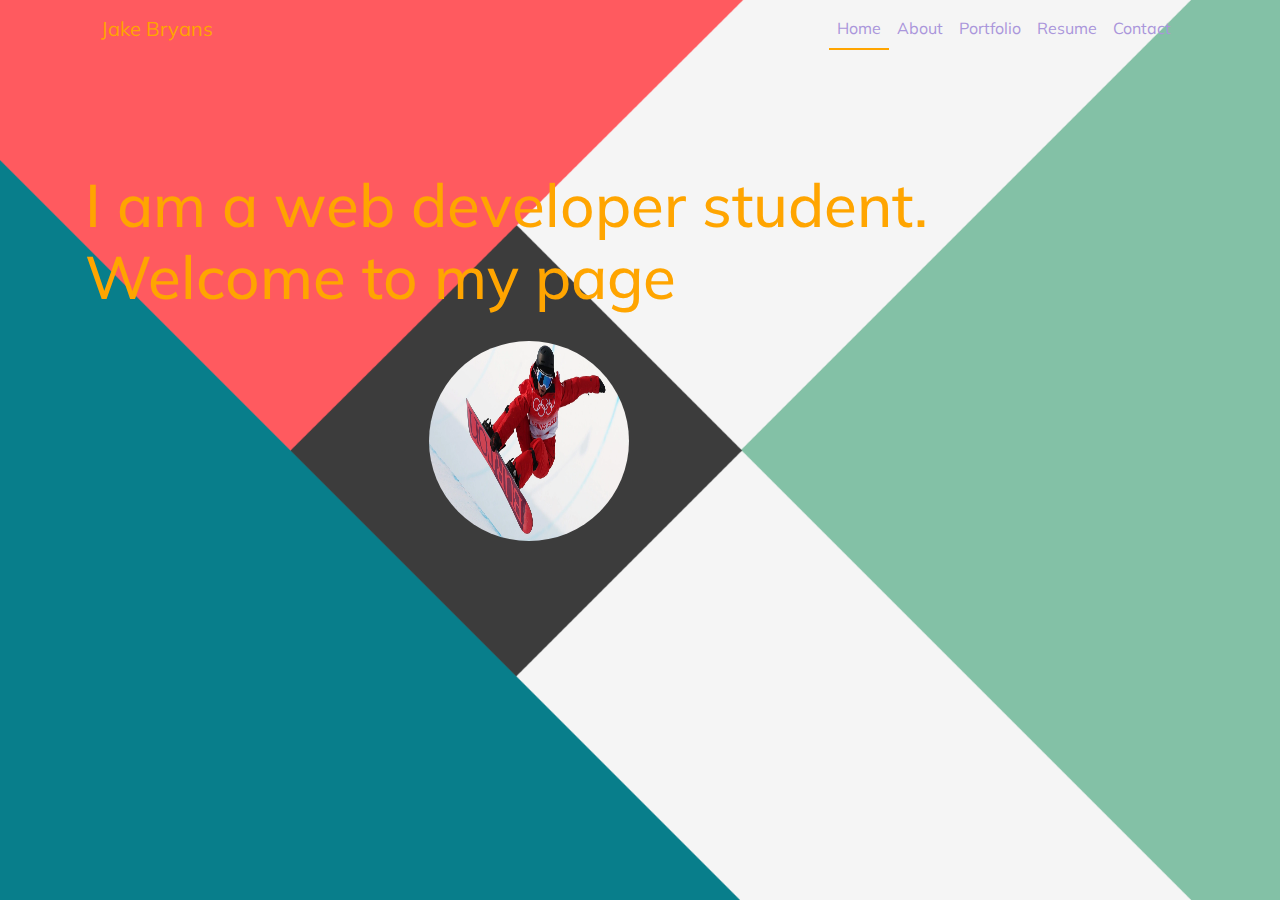
<file: index.html>
<!doctype html>
<html lang="en">
  <head>
    <!-- Required meta tags -->
    <meta charset="utf-8">
    <meta name="viewport" content="width=device-width, initial-scale=1, shrink-to-fit=no">

    <!-- Bootstrap CSS -->
    <link rel="stylesheet" href="https://cdn.jsdelivr.net/npm/bootstrap@4.3.1/dist/css/bootstrap.min.css" integrity="sha384-ggOyR0iXCbMQv3Xipma34MD+dH/1fQ784/j6cY/iJTQUOhcWr7x9JvoRxT2MZw1T" crossorigin="anonymous">
    <link rel="stylesheet" href="styles.css">
    <title>Landing Page</title>
  </head>
  <body>
    <section class="header">
        <div class="container">

            <nav class="navbar navbar-expand-lg ">
                <a class="navbar-brand "  href="index.html">Jake Bryans</a>
                <button class="navbar-toggler" type="button" data-toggle="collapse" data-target="#navbarSupportedContent" aria-controls="navbarSupportedContent" aria-expanded="false" aria-label="Toggle navigation">
                  <span class="navbar-toggler-icon"></span>
                </button>
              
                <div class="collapse navbar-collapse justify-content-between" id="navbarSupportedContent">
                  <ul class="navbar-nav ml-auto">
                    <li class="nav-item act">
                      <a class="nav-link" href="index.html">Home <span class="sr-only">(current)</span></a>
                    </li>
                    <li class="nav-item">
                      <a class="nav-link" href="about.html">About</a>
                    </li>
                    <li class="nav-item">
                        <a class="nav-link" href="portfolio.html">Portfolio</a>
                      </li>
                      <li class="nav-item">
                        <a class="nav-link" href="resume.html">Resume</a>
                      </li>
                      <li class="nav-item">
                        <a class="nav-link" href="contact.html">Contact</a>
                      </li>
                      
                  </ul>
                  <form class="form-inline my-2 my-lg-0">
                  </form>
                </div>
              </nav>

            <div class="middle">
                <h1>I am a web developer student. Welcome to my page</h1>
                <img class="rounded-circle" alt="100x100" src="snowboarder.webp" height="200px" width="200px"
                data-holder-rendered="true">
            </div>
            
        </div>

        <div class="row text-center">


            

        

        

    </section>

    <!-- Optional JavaScript -->
    <!-- jQuery first, then Popper.js, then Bootstrap JS -->
    <script src="https://code.jquery.com/jquery-3.3.1.slim.min.js" integrity="sha384-q8i/X+965DzO0rT7abK41JStQIAqVgRVzpbzo5smXKp4YfRvH+8abtTE1Pi6jizo" crossorigin="anonymous"></script>
    <script src="https://cdn.jsdelivr.net/npm/popper.js@1.14.7/dist/umd/popper.min.js" integrity="sha384-UO2eT0CpHqdSJQ6hJty5KVphtPhzWj9WO1clHTMGa3JDZwrnQq4sF86dIHNDz0W1" crossorigin="anonymous"></script>
    <script src="https://cdn.jsdelivr.net/npm/bootstrap@4.3.1/dist/js/bootstrap.min.js" integrity="sha384-JjSmVgyd0p3pXB1rRibZUAYoIIy6OrQ6VrjIEaFf/nJGzIxFDsf4x0xIM+B07jRM" crossorigin="anonymous"></script>
  </body>
</html>
</file>
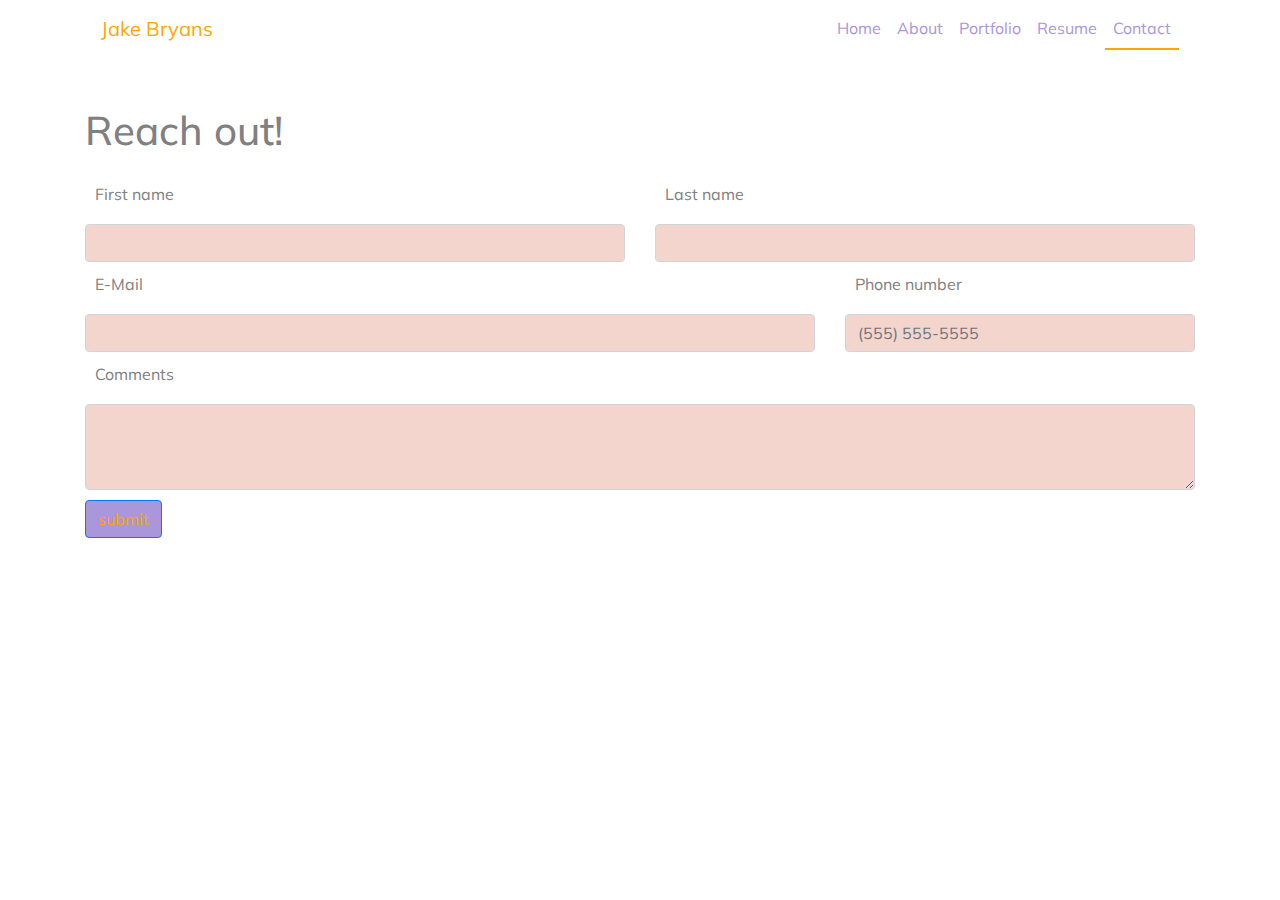
<file: contact.html>
<!doctype html>
<html lang="en">
  <head>
    <!-- Required meta tags -->
    <meta charset="utf-8">
    <meta name="viewport" content="width=device-width, initial-scale=1, shrink-to-fit=no">

    <!-- Bootstrap CSS -->
    <link rel="stylesheet" href="https://cdn.jsdelivr.net/npm/bootstrap@4.3.1/dist/css/bootstrap.min.css" integrity="sha384-ggOyR0iXCbMQv3Xipma34MD+dH/1fQ784/j6cY/iJTQUOhcWr7x9JvoRxT2MZw1T" crossorigin="anonymous">
    <link rel="stylesheet" href="contact.css">

    <title>Contact me</title>
  </head>
  <body>
    <section class="header">

      <div class="container">

        <nav class="navbar navbar-expand-lg ">
          <a class="navbar-brand "  href="index.html">Jake Bryans</a>
          <button class="navbar-toggler" type="button" data-toggle="collapse" data-target="#navbarSupportedContent" aria-controls="navbarSupportedContent" aria-expanded="false" aria-label="Toggle navigation">
            <span class="navbar-toggler-icon"></span>
          </button>
        
          <div class="collapse navbar-collapse justify-content-between" id="navbarSupportedContent">
            <ul class="navbar-nav ml-auto">
              <li class="nav-item">
                <a class="nav-link" href="index.html">Home <span class="sr-only">(current)</span></a>
              </li>
              <li class="nav-item">
                <a class="nav-link" href="about.html">About</a>
              </li>
              <li class="nav-item">
                  <a class="nav-link" href="portfolio.html">Portfolio</a>
                </li>
                <li class="nav-item">
                  <a class="nav-link" href="resume.html">Resume</a>
                </li>
                <li class="nav-item act">
                  <a class="nav-link" href="contact.html">Contact</a>
                </li>
                
            </ul>
            <form class="form-inline my-2 my-lg-0">
            </form>
          </div>
        </nav>

      </div>
      
    </section>

    <div class="container mt-5">
      <h1>Reach out!</h1>
      <form action="" class="row g-3">
        <div class="col-md-6">
          <label for="firstname" class="form-label">First name</label>
          <input type="text" class="form-control" id="firstname" required>
        </div>
        <div class="col-md-6">
          <label for="lastname" class="form-label">Last name</label>
          <input type="text" class="form-control" id="lastname" required>
        </div>
        <div class="col-md-8">
          <label for="email" class="form-label">E-Mail</label>
          <input type="email" class="form-control" id="email" required>
        </div>
        <div class="col-md-4">
          <label for="phonenumber" class="form-label">Phone number</label>
          <input type="text" class="form-control" id="phonenumber" placeholder="(555) 555-5555">
        </div>
        <div class="col-md-12">
          <label for="comments" class="form-label">Comments</label>
          <textarea class="form-control" id="comments" rows="3" required></textarea>
        </div>
        <div class="col-md-12">
          <button type="submit" class="btn btn-primary">submit</button>
        </div>
      </form>
    </div>

    <!-- Optional JavaScript -->
    <!-- jQuery first, then Popper.js, then Bootstrap JS -->
    <script src="https://code.jquery.com/jquery-3.3.1.slim.min.js" integrity="sha384-q8i/X+965DzO0rT7abK41JStQIAqVgRVzpbzo5smXKp4YfRvH+8abtTE1Pi6jizo" crossorigin="anonymous"></script>
    <script src="https://cdn.jsdelivr.net/npm/popper.js@1.14.7/dist/umd/popper.min.js" integrity="sha384-UO2eT0CpHqdSJQ6hJty5KVphtPhzWj9WO1clHTMGa3JDZwrnQq4sF86dIHNDz0W1" crossorigin="anonymous"></script>
    <script src="https://cdn.jsdelivr.net/npm/bootstrap@4.3.1/dist/js/bootstrap.min.js" integrity="sha384-JjSmVgyd0p3pXB1rRibZUAYoIIy6OrQ6VrjIEaFf/nJGzIxFDsf4x0xIM+B07jRM" crossorigin="anonymous"></script>
  </body>
</html>
</file>
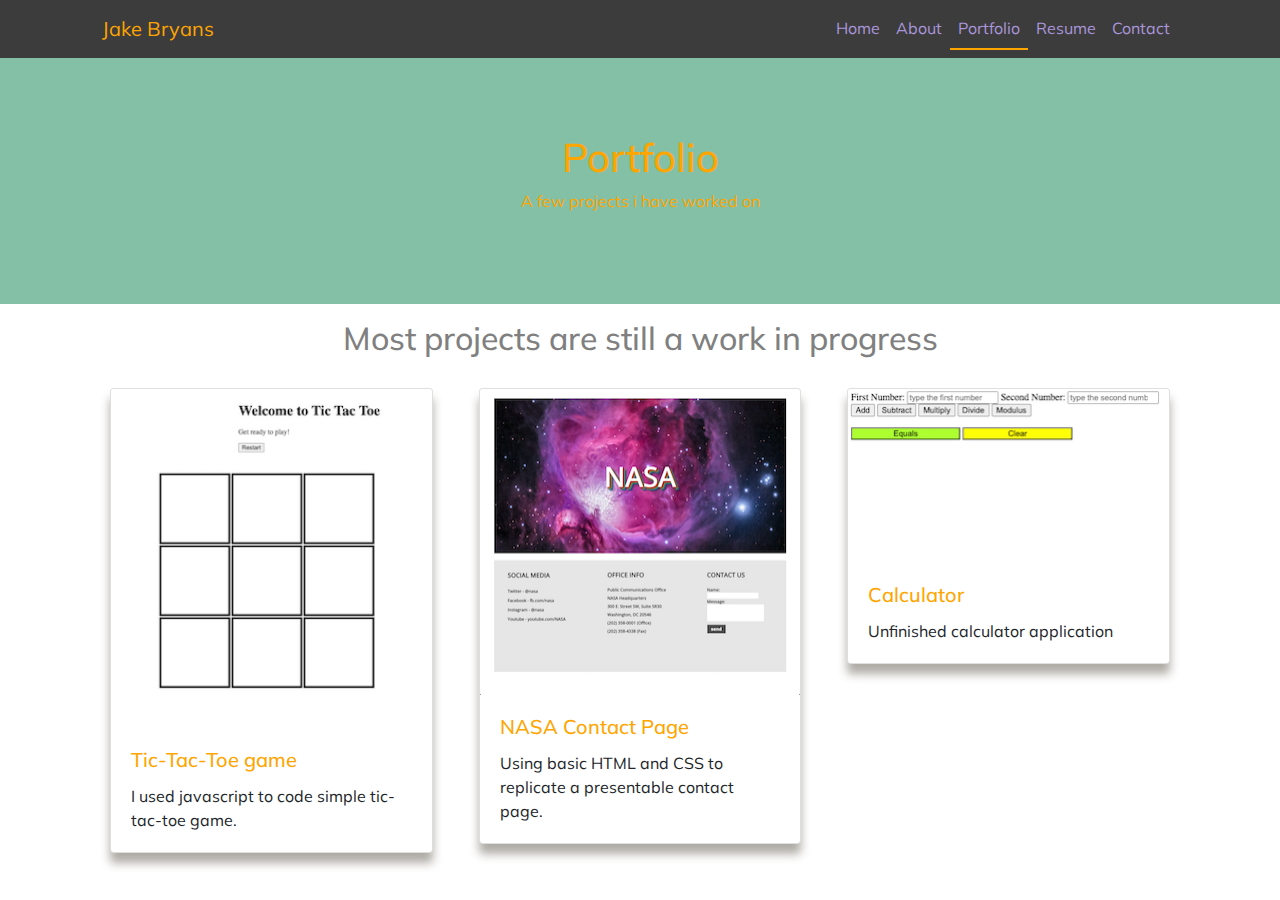
<file: portfolio.html>
<!doctype html>
<html lang="en">
  <head>
    <!-- Required meta tags -->
    <meta charset="utf-8">
    <meta name="viewport" content="width=device-width, initial-scale=1, shrink-to-fit=no">

    <!-- Bootstrap CSS -->
    <link rel="stylesheet" href="https://cdn.jsdelivr.net/npm/bootstrap@4.3.1/dist/css/bootstrap.min.css" integrity="sha384-ggOyR0iXCbMQv3Xipma34MD+dH/1fQ784/j6cY/iJTQUOhcWr7x9JvoRxT2MZw1T" crossorigin="anonymous">
    <link rel="stylesheet" href="portfolio.css">

    <title>Portfolio</title>
  </head>
  <body>
    <section class="header">

      <div class="container">

        <nav class="navbar navbar-expand-lg ">
          <a class="navbar-brand "  href="index.html">Jake Bryans</a>
          <button class="navbar-toggler" type="button" data-toggle="collapse" data-target="#navbarSupportedContent" aria-controls="navbarSupportedContent" aria-expanded="false" aria-label="Toggle navigation">
            <span class="navbar-toggler-icon"></span>
          </button>
        
          <div class="collapse navbar-collapse justify-content-between" id="navbarSupportedContent">
            <ul class="navbar-nav ml-auto">
              <li class="nav-item">
                <a class="nav-link" href="index.html">Home <span class="sr-only">(current)</span></a>
              </li>
              <li class="nav-item">
                <a class="nav-link" href="about.html">About</a>
              </li>
              <li class="nav-item act">
                  <a class="nav-link" href="portfolio.html">Portfolio</a>
                </li>
                <li class="nav-item">
                  <a class="nav-link" href="resume.html">Resume</a>
                </li>
                <li class="nav-item">
                  <a class="nav-link" href="contact.html">Contact</a>
                </li>
                
            </ul>
            <form class="form-inline my-2 my-lg-0">
            </form>
          </div>
        </nav>

      </div>
      
    </section>
    <div class="about-section">
      <h1>Portfolio</h1>
      <p>A few projects i have worked on</p>
    </div>
    
    <h2 style="text-align:center">Most projects are still a work in progress</h2>

    <div class="container">
      <div class="container">
        <div class="row">
          <div class="col-12 col-md-6 col-lg-4">
            <div class="card">
              <a href=" https://jbryans.github.io/TicTacToe-101/">
              <img src="tictactoescreenshot.png" alt="tictactoe" class="card-img-top">
            </a>
              <div class="card-body">
                <h5 class="card-title">Tic-Tac-Toe game</h5>
                <p class="card-text">I used javascript to code simple tic-tac-toe game.</p>
              </div>
            </div>
          </div>
          <div class="col-12 col-md-6 col-lg-4">
            <div class="card">
              <a href="https://jbryans.github.io/NASA_Project/">
              <img src="nasascreenshot.png" alt="nasa" class="card-img-top">
            </a>
              <div class="card-body">
                <h5 class="card-title">NASA Contact Page</h5>
                <p class="card-text">Using basic HTML and CSS to replicate a presentable contact page.</p>
              </div>
            </div>
          </div>
          <div class="col-12 col-md-6 col-lg-4">
            <div class="card">
              <a href="https://jbryans.github.io/calculator-app-101/">
              <img src="calculatorscreenshot.png" alt="calculator" class="card-img-top">
            </a>
              <div class="card-body">
                <h5 class="card-title">Calculator</h5>
                <p class="card-text">Unfinished calculator application </p>
              </div>
            </div>
          </div>
        </div>
      </div>
  
    </div>

    <!-- Optional JavaScript -->
    <!-- jQuery first, then Popper.js, then Bootstrap JS -->
    <script src="https://code.jquery.com/jquery-3.3.1.slim.min.js" integrity="sha384-q8i/X+965DzO0rT7abK41JStQIAqVgRVzpbzo5smXKp4YfRvH+8abtTE1Pi6jizo" crossorigin="anonymous"></script>
    <script src="https://cdn.jsdelivr.net/npm/popper.js@1.14.7/dist/umd/popper.min.js" integrity="sha384-UO2eT0CpHqdSJQ6hJty5KVphtPhzWj9WO1clHTMGa3JDZwrnQq4sF86dIHNDz0W1" crossorigin="anonymous"></script>
    <script src="https://cdn.jsdelivr.net/npm/bootstrap@4.3.1/dist/js/bootstrap.min.js" integrity="sha384-JjSmVgyd0p3pXB1rRibZUAYoIIy6OrQ6VrjIEaFf/nJGzIxFDsf4x0xIM+B07jRM" crossorigin="anonymous"></script>
  </body>
</html>
</file>
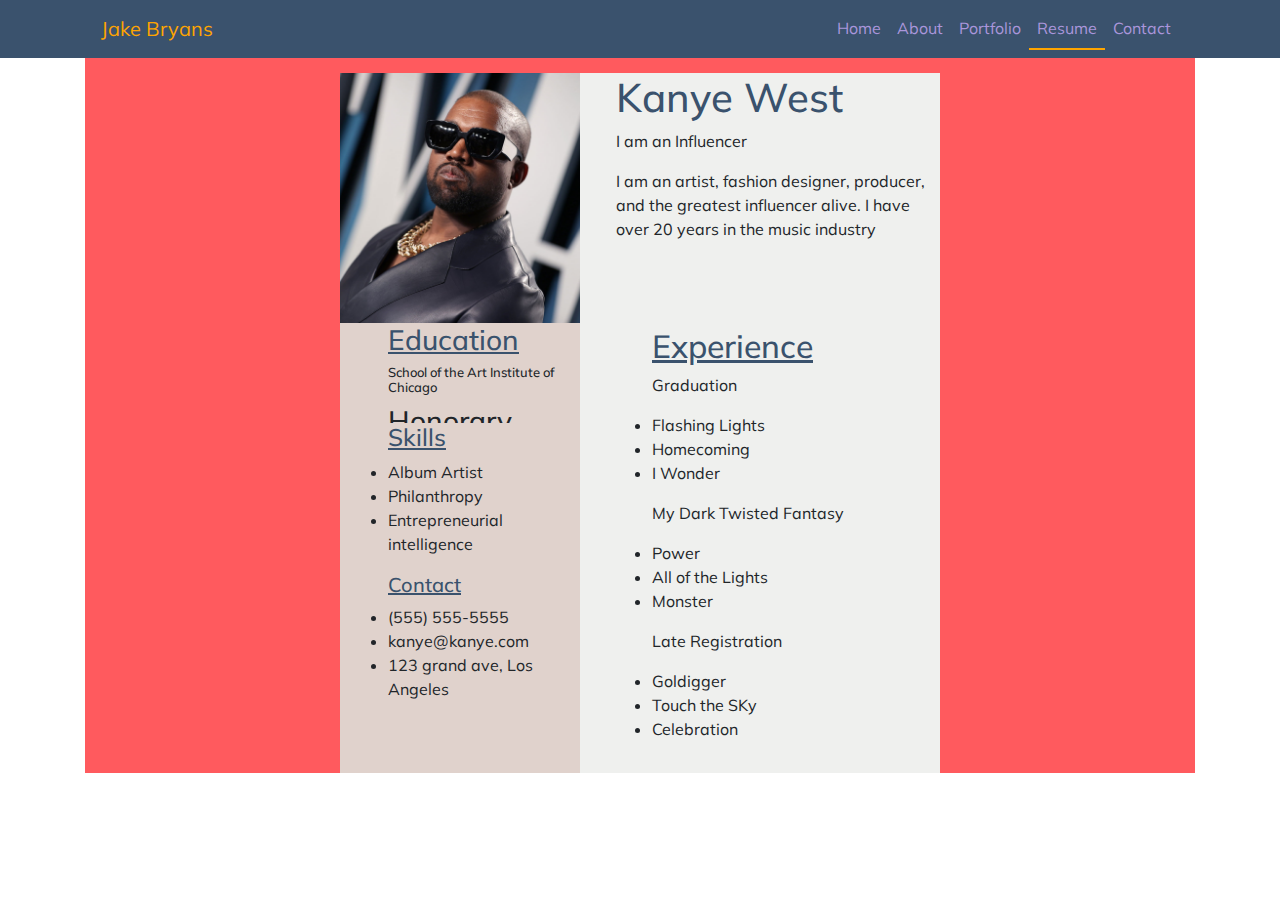
<file: resume.html>
<!doctype html>
<html lang="en">
  <head>
    <!-- Required meta tags -->
    <meta charset="utf-8">
    <meta name="viewport" content="width=device-width, initial-scale=1, shrink-to-fit=no">

    <!-- Bootstrap CSS -->
    <link rel="stylesheet" href="https://cdn.jsdelivr.net/npm/bootstrap@4.3.1/dist/css/bootstrap.min.css" integrity="sha384-ggOyR0iXCbMQv3Xipma34MD+dH/1fQ784/j6cY/iJTQUOhcWr7x9JvoRxT2MZw1T" crossorigin="anonymous">
    <link rel="stylesheet" href="resume.css">

    <title>Resume</title>
  </head>
  <body>
    <section class="header">

        <div class="container">
  
          <nav class="navbar navbar-expand-lg ">
            <a class="navbar-brand "  href="index.html">Jake Bryans</a>
            <button class="navbar-toggler" type="button" data-toggle="collapse" data-target="#navbarSupportedContent" aria-controls="navbarSupportedContent" aria-expanded="false" aria-label="Toggle navigation">
              <span class="navbar-toggler-icon"></span>
            </button>
          
            <div class="collapse navbar-collapse justify-content-between" id="navbarSupportedContent">
              <ul class="navbar-nav ml-auto">
                <li class="nav-item ">
                  <a class="nav-link" href="index.html">Home <span class="sr-only">(current)</span></a>
                </li>
                <li class="nav-item">
                  <a class="nav-link" href="about.html">About</a>
                </li>
                <li class="nav-item">
                    <a class="nav-link" href="portfolio.html">Portfolio</a>
                  </li>
                  <li class="nav-item act">
                    <a class="nav-link" href="resume.html">Resume</a>
                  </li>
                  <li class="nav-item">
                    <a class="nav-link" href="contact.html">Contact</a>
                  </li>
                  
              </ul>
              <form class="form-inline my-2 my-lg-0">
              </form>
            </div>
          </nav>
  
        </div>
        
      </section>

      <div class="container">
        <div class="righthere">
        <div class='grid-container'>
          <header>
              <h1>Kanye West</h1>
              <p class="title">I am an Influencer</p>
              <p class="about">I am an artist, fashion designer, producer, and the greatest influencer alive. I have over 20 years in the music industry</p>
  
          </header>
         
          <div class="profile"></div>
         
          <div class="ulwithexp">
              <h2 class="experience">Experience</h2>
              <p class="album">Graduation</p>
              <ul>
                  <li>Flashing Lights</li>
                  <li>Homecoming</li>
                  <li>I Wonder</li>
              </ul>
              <p class="album">My Dark Twisted Fantasy</p>
              <ul>
                  <li>Power</li>
                  <li>All of the Lights</li>
                  <li>Monster</li>
              </ul>
              <p class="album">Late Registration</p>
              <ul>
                  <li>Goldigger</li>
                  <li>Touch the SKy</li>
                  <li>Celebration</li>
              </ul>
          </div>
          <div class="ulwitheducation">
              <h3 class="education">Education</h3>
              <h3 class="where">School of the Art Institute of Chicago</h3>
              <h3 class="what">Honorary Doctorate</h3>
              
          </div>
          <div class=ulwithskills>
              <h4 class="skills">Skills</h3>
              <ul>
                  <li>Album Artist</li>
                  <li>Philanthropy</li>
                  <li>Entrepreneurial intelligence</li>
                  
              
              </ul>
          </div>
          <div class="ulwithcontacts">
              <h5 class="contact">Contact</h4>
              <ul>
                  <li>(555) 555-5555</li>
                  <li>kanye@kanye.com</li>
                  <li>123 grand ave, Los Angeles </li>
              </ul>
          </div>
         
        </div>
          
      </div>
     
      </div>

    <!-- Optional JavaScript -->
    <!-- jQuery first, then Popper.js, then Bootstrap JS -->
    <script src="https://code.jquery.com/jquery-3.3.1.slim.min.js" integrity="sha384-q8i/X+965DzO0rT7abK41JStQIAqVgRVzpbzo5smXKp4YfRvH+8abtTE1Pi6jizo" crossorigin="anonymous"></script>
    <script src="https://cdn.jsdelivr.net/npm/popper.js@1.14.7/dist/umd/popper.min.js" integrity="sha384-UO2eT0CpHqdSJQ6hJty5KVphtPhzWj9WO1clHTMGa3JDZwrnQq4sF86dIHNDz0W1" crossorigin="anonymous"></script>
    <script src="https://cdn.jsdelivr.net/npm/bootstrap@4.3.1/dist/js/bootstrap.min.js" integrity="sha384-JjSmVgyd0p3pXB1rRibZUAYoIIy6OrQ6VrjIEaFf/nJGzIxFDsf4x0xIM+B07jRM" crossorigin="anonymous"></script>
  </body>
</html>
</file>
<file: styles.css>
@import url('https://fonts.googleapis.com/css2?family=Bitter:ital@1&family=Mulish:wght@500&family=Open+Sans:wght@500&family=Roboto:wght@900&display=swap');


*{
    margin: 0px;
    padding: 0px;
    box-sizing: border-box;
    font-family: 'Mulish', sans-serif;
}


a{
    color: #AA96DB ;
}
.navbar-brand a:hover{
    color: gray;
}
.navbar-brand {
    color: orange;
}

.act {
    color: orange;
    border-bottom: 2px solid orange;
}

.navbar ul li{
    color: white;
}

.navbar ul li a:hover {
    color: orange;
    border-bottom: 2px solid orange;

}

.navbar-toggler{
    background-color: #AA96DB;
    border:none;
    padding: 10px 6px;
    outline: none;
    transition-duration: 0.4s;
}
.navbar-toggler span{
    display: block;
    width: 22px;
    height: 2px;
    border: 1px;
    background: orange;
   
}
.navbar-toggler:hover{
    background-color: orange;
    
   
}


.header{
    background-image: url("99815.png");
    
    height: 900px;
    width: 100%;
    background-position: center;
    background-size: cover;
    position: relative;
}

.base{
    position: absolute;
    bottom: 0px;
    
}

.rounded-circle {
    margin-top: 20px;
    
}

.middle{
    height: 80vh;
    width: 80%;
    display: flex;
    justify-content: start;
    align-items: center;
    flex-direction: column;
    margin-top: 10%;
    color: orange;
}

.middle h1{
    font-size: 60px;

}
</file>
<file: contact.css>
@import url('https://fonts.googleapis.com/css2?family=Bitter:ital@1&family=Mulish:wght@500&family=Open+Sans:wght@500&family=Roboto:wght@900&display=swap');


*{
    margin: 0px;
    padding: 0px;
    box-sizing: border-box;
    font-family: 'Mulish', sans-serif;
}


a{
    color: #AA96DB ;
}
.navbar-brand a:hover{
    color: gray;
}
.navbar-brand {
    color: orange;
}

.act {
    color: orange;
    border-bottom: 2px solid orange;
}

.navbar ul li{
    color: white;
}

.navbar ul li a:hover {
    color: orange;
    border-bottom: 2px solid orange;

}

.navbar-toggler{
    background-color: #AA96DB;
    border:none;
    padding: 10px 6px;
    outline: none;
    transition-duration: 0.4s;
}
.navbar-toggler span{
    display: block;
    width: 22px;
    height: 2px;
    border: 1px;
    background: orange;
   
}
.navbar-toggler:hover{
    background-color: orange;
    
   
}

.btn{
    background-color: #AA96DB;
    color: orange;
    margin-top: 10px;
}
.btn:hover{
    color: #AA96DB;
    background-color: greenyellow;
}
h1{
    color: gray;
    padding-bottom: 10px;
}

.form-label{
    padding: 10px;
    color: gray;
}
.form-control{
    background-color: #F4D5CE ;
}
</file>
<file: portfolio.css>
@import url('https://fonts.googleapis.com/css2?family=Bitter:ital@1&family=Mulish:wght@500&family=Open+Sans:wght@500&family=Roboto:wght@900&display=swap');


*{
    margin: 0px;
    padding: 0px;
    box-sizing: border-box;
    font-family: 'Mulish', sans-serif;
}


a{
    color: #AA96DB ;
}
.navbar-brand a:hover{
    color: gray;
}
.navbar-brand {
    color: orange;
}

.act {
    color: orange;
    border-bottom: 2px solid orange;
}

.navbar ul li{
    color: white;
}

.navbar ul li a:hover {
    color: orange;
    border-bottom: 2px solid orange;

}

.navbar-toggler{
    background-color: #AA96DB;
    border:none;
    padding: 10px 6px;
    outline: none;
    transition-duration: 0.4s;
}
.navbar-toggler span{
    display: block;
    width: 22px;
    height: 2px;
    border: 1px;
    background: orange;
   
}
.navbar-toggler:hover{
    background-color: orange;
    
   
}


html {
    box-sizing: border-box;
  }
  
  *, *:before, *:after {
    box-sizing: inherit;
  }
  
  .column {
    float: left;
    width: 33.3%;
    margin-bottom: 16px;
    padding: 0 8px;
  }
  
  .card {
    box-shadow: 0 10px 10px 0 #413c2d6c;
    margin: 8px;
  }
  
  .about-section {
    padding: 75px;
    text-align: center;
    background-color: #83C0A6;
    color: orange;
  }
  
  .container {
    padding: 0 16px;
  }
  
  .container::after, .row::after {
    content: "";
    clear: both;
    display: table;
  }
  
  .title {
    color: grey;
  }
  h5{
      color: orange;
  }
  h2{
      color: gray;
      padding-top: 15px;
      padding-bottom: 15px;
  }
  .header{
      background-color: #3C3C3C;
  }
</file>
<file: resume.css>
@import url('https://fonts.googleapis.com/css2?family=Bitter:ital@1&family=Mulish:wght@500&family=Open+Sans:wght@500&family=Roboto:wght@900&display=swap');


*{
    margin: 0px;
    padding: 0px;
    box-sizing: border-box;
    font-family: 'Mulish', sans-serif;
}


a{
    color: #AA96DB ;
}
.navbar-brand a:hover{
    color: gray;
}
.navbar-brand {
    color: orange;
}

.act {
    color: orange;
    border-bottom: 2px solid orange;
}

.navbar ul li{
    color: white;
}

.navbar ul li a:hover {
    color: orange;
    border-bottom: 2px solid orange;

}

.navbar-toggler{
    background-color: #AA96DB;
    border:none;
    padding: 10px 6px;
    outline: none;
    transition-duration: 0.4s;
}
.navbar-toggler span{
    display: block;
    width: 22px;
    height: 2px;
    border: 1px;
    background: orange;
   
}
.navbar-toggler:hover{
    background-color: orange;
    
   
}


.grid-container {
    height: 700px;
    width: 600px;
    display: grid;
    grid-template-columns: 40% 60%;
    grid-template-rows: 250px 50px 50px 50px 100px 100px 100px;
    font-family:'Gill Sans', 'Gill Sans MT', Calibri, 'Trebuchet MS', sans-serif;
   margin: auto;


}
.profile{
    
    grid-column: 1/2;
    grid-row: 1/2;
    background-image: url("Kanye being Kanye.jpeg");
    background-position: center;
    background-size: cover;
}
h1,.title,.about{
    margin-left: 10%;
}
.experience,.album,ul,.skills,.contact,.where,.what,.education{
    margin-left: 20%;
}

 header{
    grid-column: 2/3;
    background-color: #eff0ee;
}
.ulwithexp{
    
    grid-column: 2/3;
    grid-row: 2/-1;
    background-color: #eff0ee;
}

.ulwitheducation{
    grid-column: 1/2;
    grid-row: 2/4;
    background-color: #e0d2cc;  
}
.ulwithskills{
    grid-row: 4/6;
    background-color: #e0d2cc;  
}
.ulwithcontacts{ 
    grid-row: 6/8;
     background-color: #e0d2cc;  
}
.experience,.education,.contact,.skills{
    color:#3a526d;
    text-decoration-line: underline;
}
h1{
    color:#3a526d;
}
.experience{
    margin-top: 1%;
}
.where{
    font-size: small;
    margin-top: 1px;
}
.righthere{
    background: #FF5A5E;
    padding-top: 15px;
}
.header{
    background-color: #3a526d;
}
</file>
